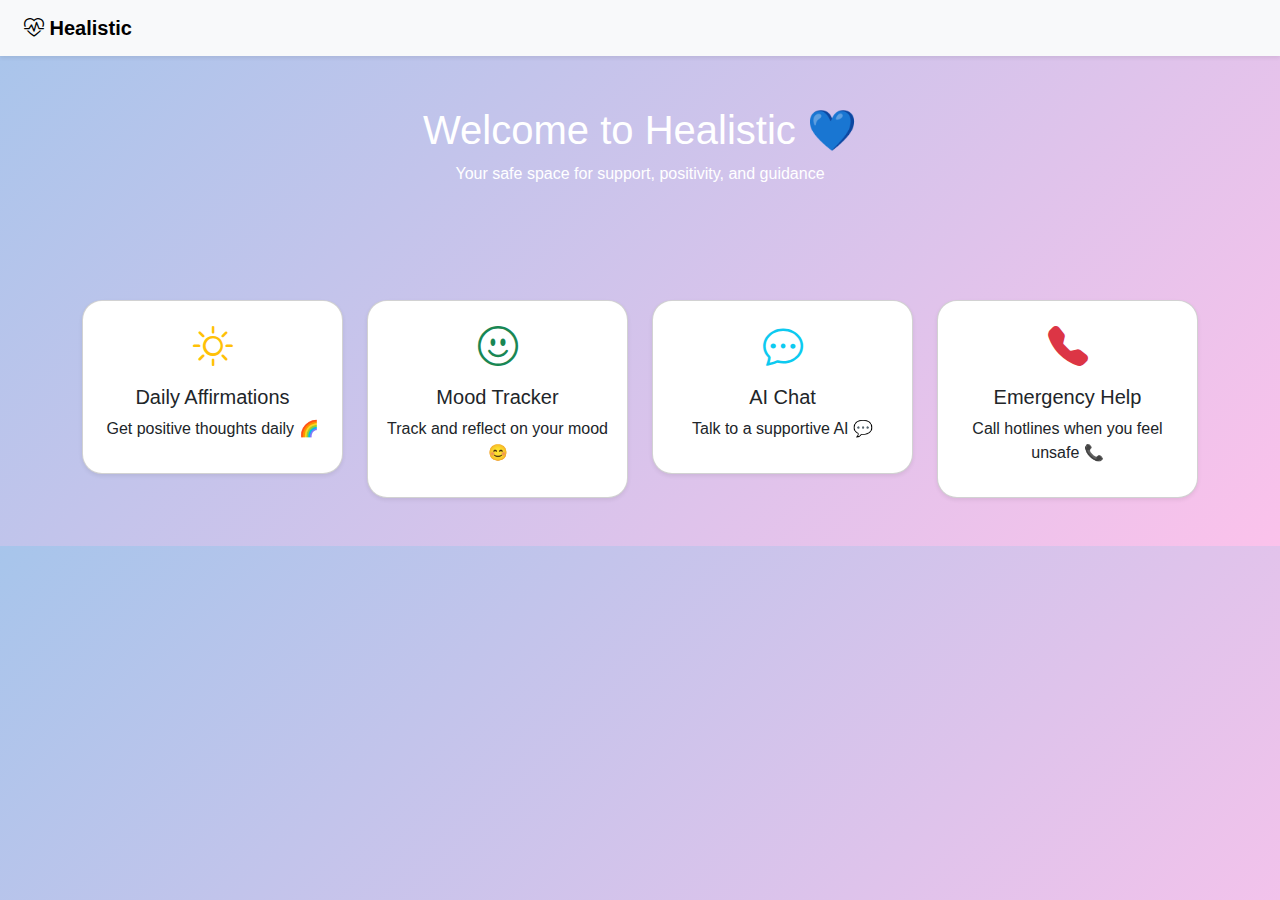
<file: index.html>
<!DOCTYPE html>
<html lang="en">
<head>
  <meta charset="UTF-8">
  <meta name="viewport" content="width=device-width, initial-scale=1.0">
  <title>MindCare - Main</title>
  <link href="https://cdn.jsdelivr.net/npm/bootstrap@5.3.2/dist/css/bootstrap.min.css" rel="stylesheet">
  <link href="https://cdn.jsdelivr.net/npm/bootstrap-icons@1.11.3/font/bootstrap-icons.css" rel="stylesheet">
  <style>
    body {
      background: linear-gradient(135deg, #a7c5eb, #fbc2eb);
      font-family: "Segoe UI", sans-serif;
    }
    .options .card {
      transition: transform 0.2s;
      border-radius: 20px;
      cursor: pointer;
    }
    .options .card:hover {
      transform: scale(1.05);
      box-shadow: 0 4px 15px rgba(0,0,0,0.2);
    }
    .hero {
      text-align: center;
      padding: 50px 20px;
      color: white;
    }
  </style>
</head>
<body>
  <!-- Navbar -->
  <nav class="navbar navbar-light bg-light shadow-sm px-4">
    <a class="navbar-brand fw-bold" href="#"><i class="bi bi-heart-pulse"></i> Healistic</a>
  </nav>

  <!-- Hero -->
  <section class="hero">
    <h1>Welcome to Healistic 💙</h1>
    <p>Your safe space for support, positivity, and guidance</p>
  </section>

  <!-- Options -->
  <div class="container my-5 options">
    <div class="row text-center g-4">
      <div class="col-md-3">
        <div class="card p-3 shadow-sm" onclick="location.href='affirmation.html'">
          <i class="bi bi-sun fs-1 text-warning"></i>
          <h5 class="mt-2">Daily Affirmations</h5>
          <p>Get positive thoughts daily 🌈</p>
        </div>
      </div>
      <div class="col-md-3">
        <div class="card p-3 shadow-sm" onclick="location.href='mood.html'">
          <i class="bi bi-emoji-smile fs-1 text-success"></i>
          <h5 class="mt-2">Mood Tracker</h5>
          <p>Track and reflect on your mood 😊</p>
        </div>
      </div>
      <div class="col-md-3">
        <div class="card p-3 shadow-sm" onclick="location.href='AI.html'">
          <i class="bi bi-chat-dots fs-1 text-info"></i>
          <h5 class="mt-2">AI Chat</h5>
          <p>Talk to a supportive AI 💬</p>
        </div>
      </div>
      <div class="col-md-3">
        <div class="card p-3 shadow-sm" onclick="location.href='emergency.html'">
          <i class="bi bi-telephone-fill fs-1 text-danger"></i>
          <h5 class="mt-2">Emergency Help</h5>
          <p>Call hotlines when you feel unsafe 📞</p>
        </div>
      </div>
    </div>
  </div>
</body>
</html>
</file>
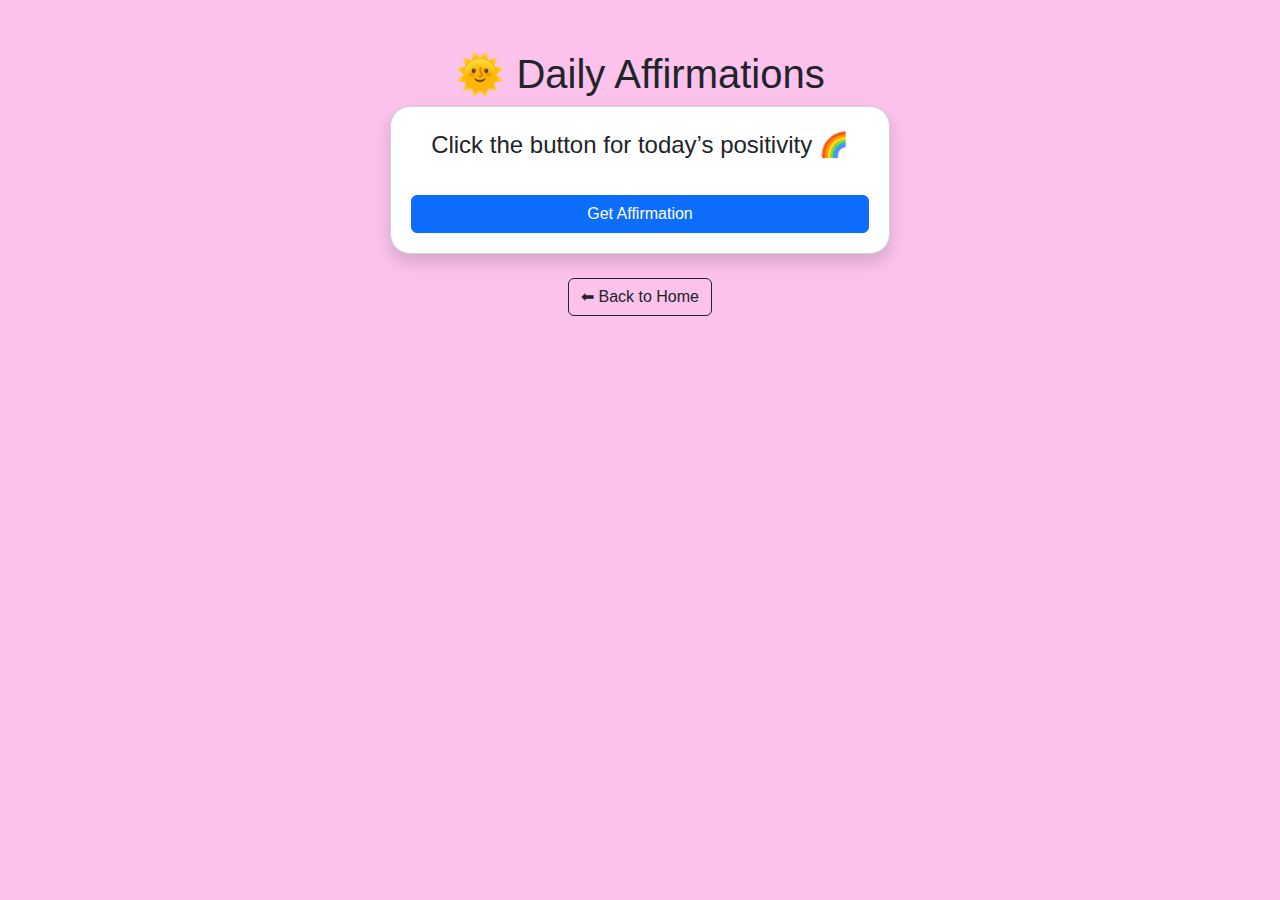
<file: affirmation.html>
<!DOCTYPE html>
<html lang="en">
<head>
  <meta charset="UTF-8">
  <meta name="viewport" content="width=device-width, initial-scale=1.0">
  <title>Daily Affirmations</title>
  <link href="https://cdn.jsdelivr.net/npm/bootstrap@5.3.2/dist/css/bootstrap.min.css" rel="stylesheet">
  <style>
    body { background: #fbc2eb; font-family: "Segoe UI", sans-serif; text-align: center; padding: 50px; }
    .card { border-radius: 20px; padding: 20px; }
  </style>
</head>
<body>
  <h1>🌞 Daily Affirmations</h1>
  <div class="card mx-auto shadow" style="max-width:500px;">
    <p id="affirmation" class="fs-4">Click the button for today’s positivity 🌈</p>
    <button class="btn btn-primary mt-3" onclick="showAffirmation()">Get Affirmation</button>
  </div>
  <br><a href="index.html" class="btn btn-outline-dark">⬅ Back to Home</a>

  <script>
    const affirmations = [
      "You are stronger than you think 💪",
      "This too shall pass 🌈",
      "Your feelings are valid ❤️",
      "One step at a time, you’re doing great 🌟"
    ];
    function showAffirmation() {
      const msg = affirmations[Math.floor(Math.random() * affirmations.length)];
      document.getElementById("affirmation").innerText = msg;
    }
  </script>
</body>
</html>
</file>
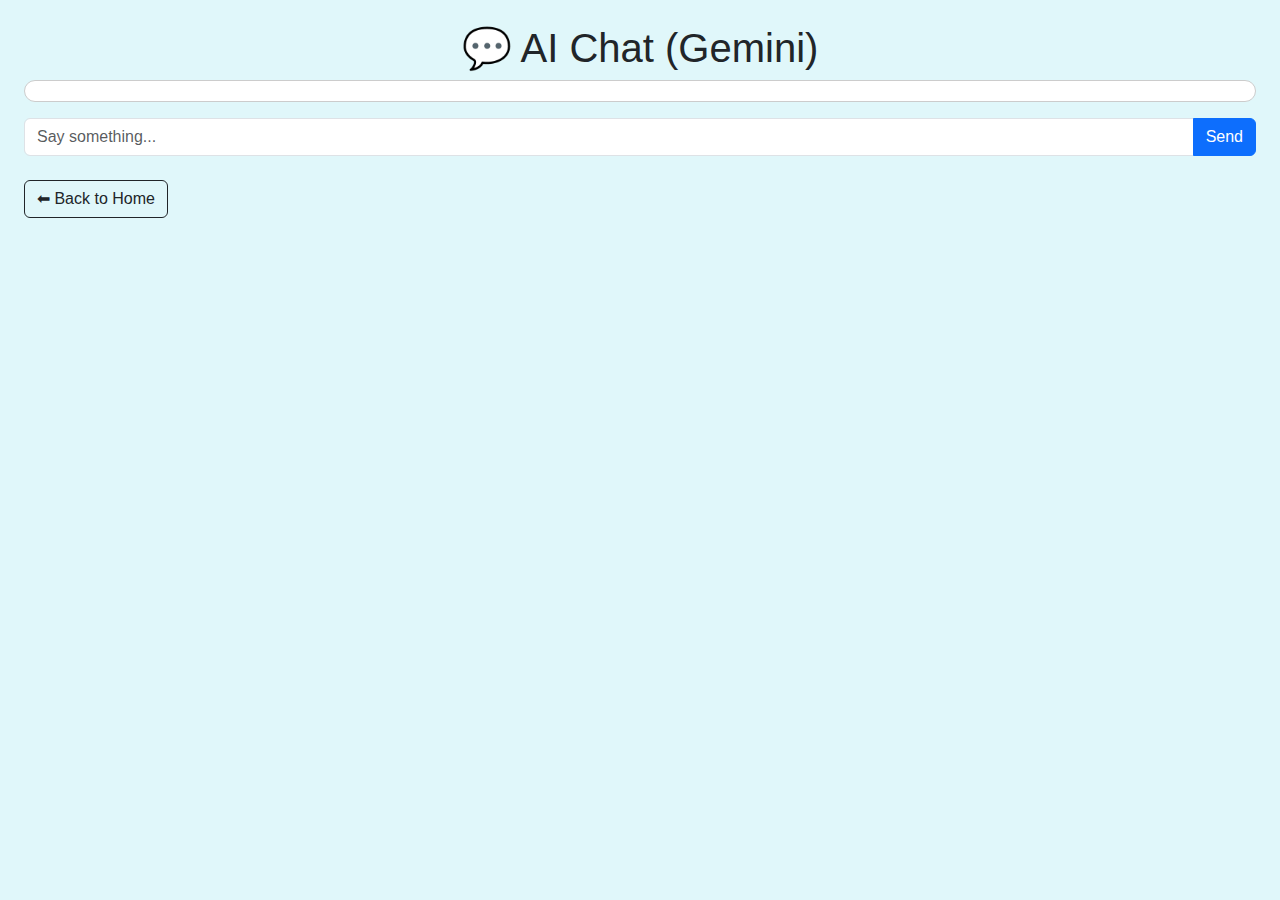
<file: AI.html>
<!DOCTYPE html>
<html lang="en">
<head>
  <meta charset="UTF-8">
  <meta name="viewport" content="width=device-width, initial-scale=1.0">
  <title>AI Chat (Gemini)</title>
  <link href="https://cdn.jsdelivr.net/npm/bootstrap@5.3.2/dist/css/bootstrap.min.css" rel="stylesheet">
  <style>
    body { background: #e0f7fa; font-family: "Segoe UI", sans-serif; }
    .chatbox { max-height: 400px; overflow-y: auto; border: 1px solid #ccc; border-radius: 15px; padding: 10px; background: white; }
    .msg { margin: 8px 0; padding: 8px 12px; border-radius: 15px; max-width: 75%; }
    .user { background: #d1e7dd; margin-left: auto; }
    .bot { background: #f8d7da; margin-right: auto; }
  </style>
</head>
<body class="p-4">
  <h1 class="text-center">💬 AI Chat (Gemini)</h1>
  <div class="chatbox mb-3" id="chatbox"></div>
  <div class="input-group">
    <input id="userInput" type="text" class="form-control" placeholder="Say something...">
    <button class="btn btn-primary" onclick="sendMessage()">Send</button>
  </div>
  <br><a href="index.html" class="btn btn-outline-dark">⬅ Back to Home</a>

  <script>
    const API_KEY = GOOGLE_API_KEY; // 🔑 Replace with your Gemini API key

    async function sendMessage() {
      const input = document.getElementById("userInput");
      const chatbox = document.getElementById("chatbox");
      if (input.value.trim() === "") return;

      // User msg
      let userMsg = document.createElement("div");
      userMsg.className = "msg user";
      userMsg.innerText = input.value;
      chatbox.appendChild(userMsg);

      // Bot reply
      let botMsg = document.createElement("div");
      botMsg.className = "msg bot";
      botMsg.innerText = "Thinking...";
      chatbox.appendChild(botMsg);

      chatbox.scrollTop = chatbox.scrollHeight;

      // Call Gemini API
      let reply = await getAIResponse(input.value);
      botMsg.innerText = reply;

      input.value = "";
      chatbox.scrollTop = chatbox.scrollHeight;
    }

    async function getAIResponse(prompt) {
      try {
        const res = await fetch("https://generativelanguage.googleapis.com/v1beta/models/gemini-pro:generateContent?key=" + API_KEY, {
          method: "POST",
          headers: { "Content-Type": "application/json" },
          body: JSON.stringify({
            contents: [{ role: "user", parts: [{ text: prompt }] }]
          })
        });

        const data = await res.json();
        if (data?.candidates?.[0]?.content?.parts?.[0]?.text) {
          return data.candidates[0].content.parts[0].text;
        } else {
          return "⚠️ No response from Gemini.";
        }
      } catch (e) {
        return "⚠️ Error: " + e.message;
      }
    }
  </script>
</body>
</html>
<!-- <!DOCTYPE html>
<html lang="en">
<head>
  <meta charset="UTF-8">
  <meta name="viewport" content="width=device-width, initial-scale=1.0">
  <title>AI Chat (Gemini)</title>
  <link href="https://cdn.jsdelivr.net/npm/bootstrap@5.3.2/dist/css/bootstrap.min.css" rel="stylesheet">
  <style>
    body { background: #e0f7fa; font-family: "Segoe UI", sans-serif; }
    .chatbox { max-height: 400px; overflow-y: auto; border: 1px solid #ccc; border-radius: 15px; padding: 10px; background: white; }
    .msg { margin: 8px 0; padding: 8px 12px; border-radius: 15px; max-width: 75%; }
    .user { background: #d1e7dd; margin-left: auto; }
    .bot { background: #f8d7da; margin-right: auto; }
  </style>
</head>
<body class="p-4">
  <h1 class="text-center">💬 AI Chat (Gemini)</h1>
  <div class="chatbox mb-3" id="chatbox"></div>
  <div class="input-group">
    <input id="userInput" type="text" class="form-control" placeholder="Say something...">
    <button class="btn btn-primary" onclick="sendMessage()">Send</button>
  </div>
  <br><a href="index.html" class="btn btn-outline-dark">⬅ Back to Home</a>

  <script>
    const API_KEY = "YOUR_API_KEY"; // Replace with your Gemini API key

    async function sendMessage() {
      const input = document.getElementById("userInput");
      const chatbox = document.getElementById("chatbox");
      if (input.value.trim() === "") return;

      // User message
      let userMsg = document.createElement("div");
      userMsg.className = "msg user";
      userMsg.innerText = input.value;
      chatbox.appendChild(userMsg);

      // Bot placeholder
      let botMsg = document.createElement("div");
      botMsg.className = "msg bot";
      botMsg.innerText = "Thinking...";
      chatbox.appendChild(botMsg);

      chatbox.scrollTop = chatbox.scrollHeight;

      // Call Gemini API
      let reply = await getAIResponse(input.value);
      botMsg.innerText = reply;

      input.value = "";
      chatbox.scrollTop = chatbox.scrollHeight;
    }


  </script>
</body>
</html> -->
<!-- <!DOCTYPE html>
<html lang="en">
<head>
  <meta charset="UTF-8">
  <meta name="viewport" content="width=device-width, initial-scale=1.0">
  <title>AI Chat (Gemini)</title>
  <link href="https://cdn.jsdelivr.net/npm/bootstrap@5.3.2/dist/css/bootstrap.min.css" rel="stylesheet">
  <style>
    body { background: #e0f7fa; font-family: "Segoe UI", sans-serif; }
    .chatbox { max-height: 400px; overflow-y: auto; border: 1px solid #ccc; border-radius: 15px; padding: 10px; background: white; }
    .msg { margin: 8px 0; padding: 8px 12px; border-radius: 15px; max-width: 75%; }
    .user { background: #d1e7dd; margin-left: auto; }
    .bot { background: #f8d7da; margin-right: auto; }
  </style>
</head>
<body class="p-4">
  <h1 class="text-center">💬 AI Chat (Gemini)</h1>
  <div class="chatbox mb-3" id="chatbox"></div>
  <div class="input-group">
    <input id="userInput" type="text" class="form-control" placeholder="Say something...">
    <button class="btn btn-primary" onclick="sendMessage()">Send</button>
  </div>
  <br><a href="index.html" class="btn btn-outline-dark">⬅ Back to Home</a>

  <script>
    const API_KEY = "YOUR_API_KEY"; // Replace with your Gemini API key

    async function sendMessage() {
      const input = document.getElementById("userInput");
      const chatbox = document.getElementById("chatbox");
      if (input.value.trim() === "") return;

      // User message
      let userMsg = document.createElement("div");
      userMsg.className = "msg user";
      userMsg.innerText = input.value;
      chatbox.appendChild(userMsg);

      // Bot placeholder
      let botMsg = document.createElement("div");
      botMsg.className = "msg bot";
      botMsg.innerText = "Thinking...";
      chatbox.appendChild(botMsg);

      chatbox.scrollTop = chatbox.scrollHeight;

      // Call Gemini API
      let reply = await getAIResponse(input.value);
      botMsg.innerText = reply;

      input.value = "";
      chatbox.scrollTop = chatbox.scrollHeight;
    }

    async function getAIResponse(prompt) {
      try {
        const res = await fetch(
          "https://generativelanguage.googleapis.com/v1beta/models/gemini-pro:generateContent?key=" + API_KEY,
          {
            method: "POST",
            headers: { "Content-Type": "application/json" },
            body: JSON.stringify({
              contents: [{ role: "user", parts: [{ text: prompt }] }]
            })
          }
        );

        const data = await res.json();
        
        if (data?.candidates?.[0]?.content?.parts?.[0]?.text) {
          return data.candidates[0].content.parts[0].text;
        } else {
          console.error("Unexpected API response:", data);
          return "⚠️ No valid response from Gemini. Check the console for details.";
        }
      } catch (e) {
        console.error("API Error:", e);
        return "⚠️ Error: " + e.message;
      }
    }
  </script>
</body>
</html>
     -->
</file>
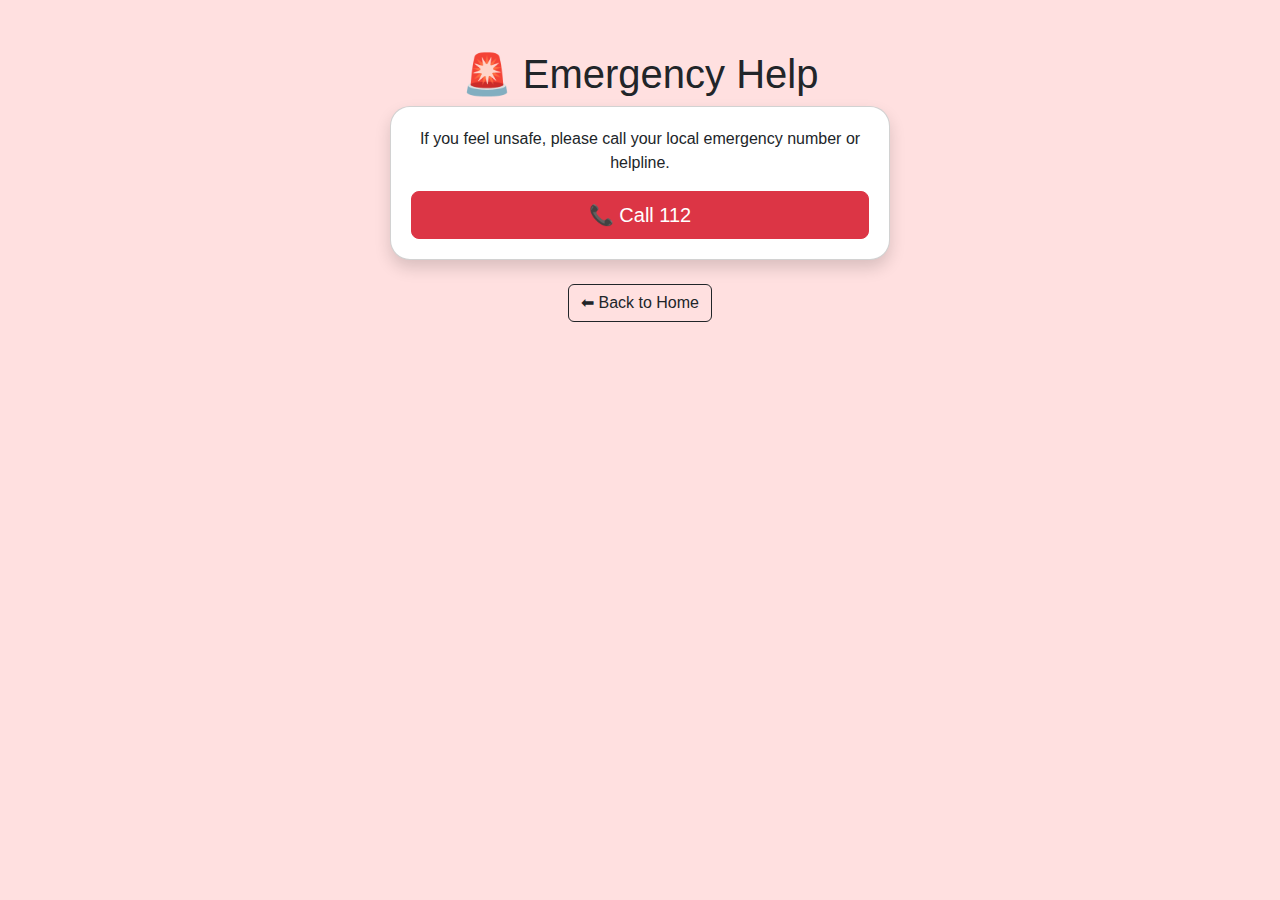
<file: emergency.html>
<!DOCTYPE html>
<html lang="en">
<head>
  <meta charset="UTF-8">
  <meta name="viewport" content="width=device-width, initial-scale=1.0">
  <title>Emergency Help</title>
  <link href="https://cdn.jsdelivr.net/npm/bootstrap@5.3.2/dist/css/bootstrap.min.css" rel="stylesheet">
  <style>
    body { background: #ffe0e0; font-family: "Segoe UI", sans-serif; text-align: center; padding: 50px; }
    .card { border-radius: 20px; padding: 20px; }
  </style>
</head>
<body>
  <h1>🚨 Emergency Help</h1>
  <div class="card mx-auto shadow" style="max-width:500px;">
    <p>If you feel unsafe, please call your local emergency number or helpline.</p>
    <a href="tel:112" class="btn btn-danger btn-lg">📞 Call 112</a>
  </div>
  <br><a href="index.html" class="btn btn-outline-dark">⬅ Back to Home</a>
</body>
</html>
</file>
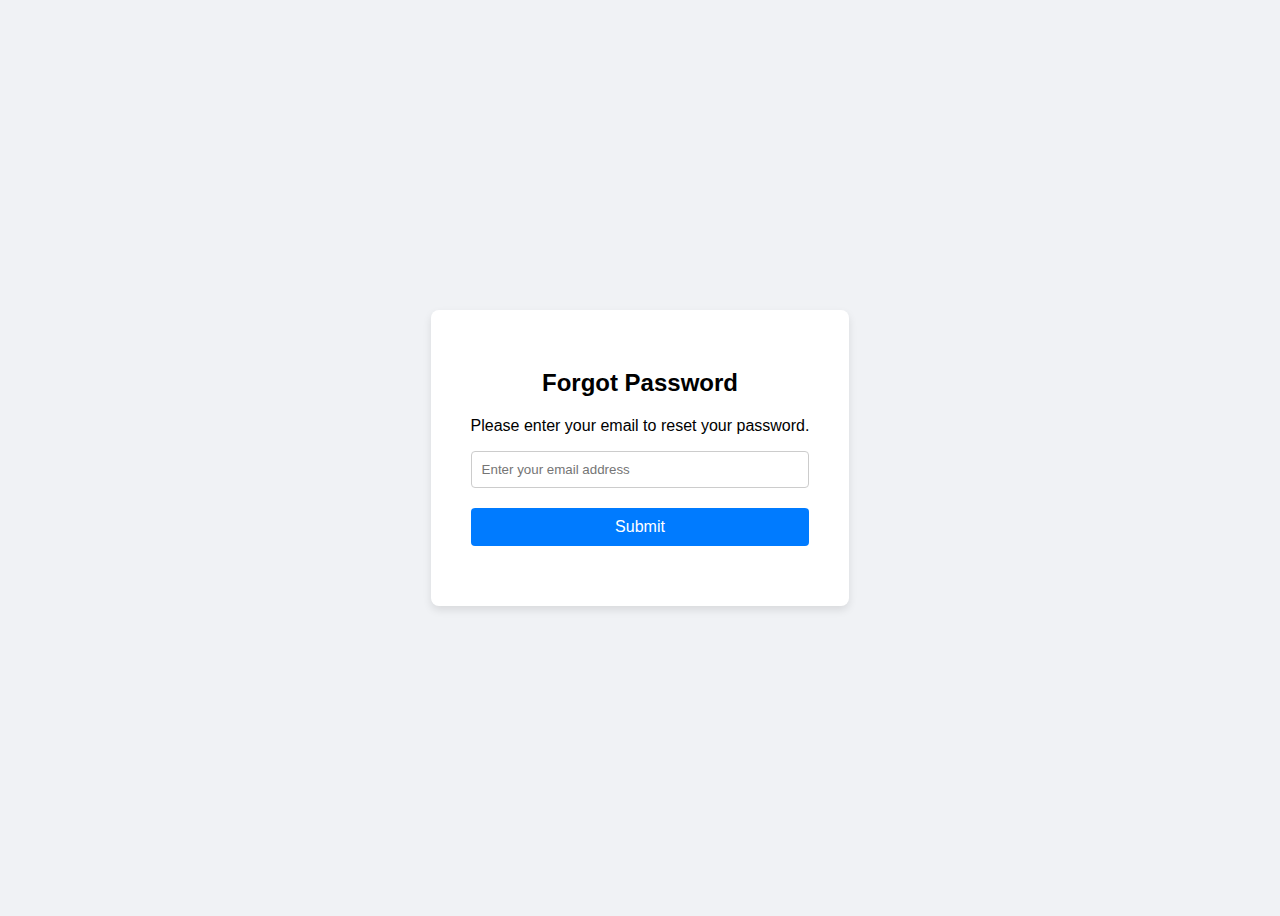
<file: h1.html>
<!DOCTYPE html>
<html>
<head>
    <title>Forgot Password</title>
    <link rel="stylesheet" href="styles.css">
</head>
<body>
    <div class="container">
        <h2>Forgot Password</h2>
        <p>Please enter your email to reset your password.</p>
        <input type="email" id="email" placeholder="Enter your email address" required>
        <button id="submit-btn">Submit</button>
        <p id="message"></p>
    </div>
    <script src="script.js"></script>
</body>
</html>
</file>
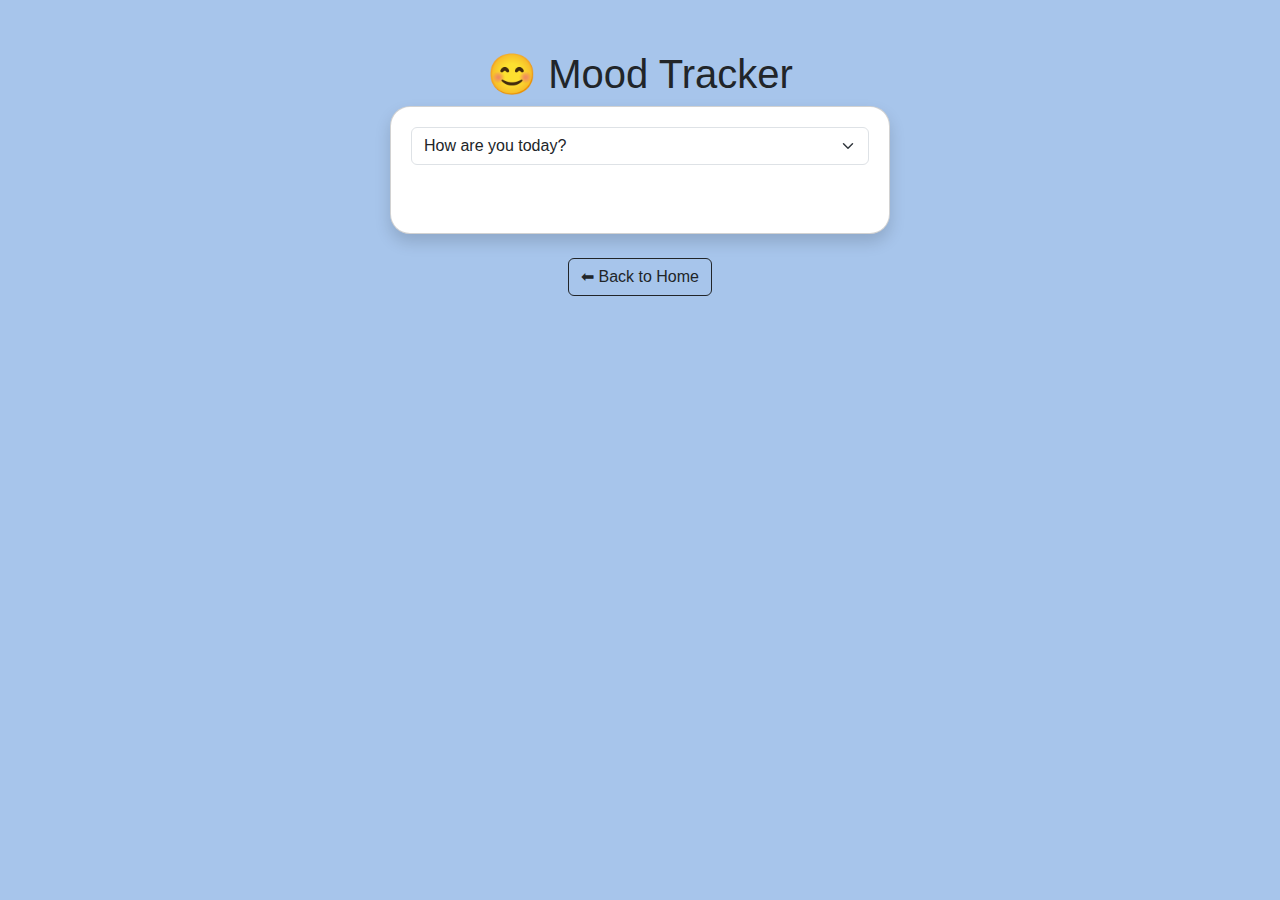
<file: mood.html>
<!DOCTYPE html>
<html lang="en">
<head>
  <meta charset="UTF-8">
  <meta name="viewport" content="width=device-width, initial-scale=1.0">
  <title>Mood Tracker</title>
  <link href="https://cdn.jsdelivr.net/npm/bootstrap@5.3.2/dist/css/bootstrap.min.css" rel="stylesheet">
  <style>
    body { background: #a7c5eb; font-family: "Segoe UI", sans-serif; text-align: center; padding: 50px; }
    .card { border-radius: 20px; padding: 20px; }
  </style>
</head>
<body>
  <h1>😊 Mood Tracker</h1>
  <div class="card mx-auto shadow" style="max-width:500px;">
    <select class="form-select" onchange="trackMood(this.value)">
      <option value="">How are you today?</option>
      <option>😊 Happy</option>
      <option>😐 Neutral</option>
      <option>😔 Sad</option>
      <option>😟 Anxious</option>
    </select>
    <p id="mood-output" class="mt-3 text-muted"></p>
    <div id="mood-response" class="mt-3"></div>
  </div>
  <br><a href="index.html" class="btn btn-outline-dark">⬅ Back to Home</a>

  <script>
    function trackMood(mood) {
      const output = document.getElementById("mood-output");
      const responseDiv = document.getElementById("mood-response");

      if (mood) {
        output.innerText = "Mood saved: " + mood;
        localStorage.setItem("todayMood", mood);
        showMoodResponse(mood, responseDiv);
      } else {
        output.innerText = "";
        responseDiv.innerHTML = "";
      }
    }

    function showMoodResponse(mood, responseDiv) {
      let message = "";
      switch(mood) {
        case "😊 Happy":
          message = "<p>Keep that amazing energy going! Happiness is a beautiful thing. Share a smile with someone today and spread the joy! 😊</p>";
          break;
        case "😐 Neutral":
          message = "<p>It's okay to feel neutral. Every day is a new beginning, and you can make this one great. Maybe try something new to spark some excitement. 💡</p>";
          break;
        case "😔 Sad":
          message = "<p>It's okay to not be okay. Remember that tough times don't last, but tough people do. Take a moment to breathe and be kind to yourself. You've got this. ❤️</p>";
          break;
        case "😟 Anxious":
          message = "<p>Feeling anxious is tough, but you're strong enough to handle it. Take a deep breath and focus on one thing at a time. This feeling will pass. Remember to breathe. 🌬️</p>";
          break;
        default:
          message = "";
      }
      responseDiv.innerHTML = message;
    }

    window.onload = () => {
      const saved = localStorage.getItem("todayMood");
      if (saved) {
        const output = document.getElementById("mood-output");
        const responseDiv = document.getElementById("mood-response");
        output.innerText = "Last saved mood: " + saved;
        showMoodResponse(saved, responseDiv);
      }
    }
  </script>
</body>
</html>
</file>
<file: styles.css>
body {
            font-family: Arial, sans-serif;
            display: flex;
            justify-content: center;
            align-items: center;
            height: 100vh;
            background-color: #f0f2f5;
        }
        .container {
            background-color: #fff;
            padding: 40px;
            border-radius: 8px;
            box-shadow: 0 4px 8px rgba(0, 0, 0, 0.1);
            text-align: center;
        }
        h2 {
            margin-bottom: 20px;
        }
        input[type="email"] {
            width: 100%;
            padding: 10px;
            margin-bottom: 20px;
            border: 1px solid #ccc;
            border-radius: 4px;
            box-sizing: border-box;
        }
        button {
            width: 100%;
            padding: 10px;
            background-color: #007bff;
            color: white;
            border: none;
            border-radius: 4px;
            cursor: pointer;
            font-size: 16px;
        }
        button:hover {
            background-color: #0056b3;
        }
        #message {
            margin-top: 20px;
            font-weight: bold;
        }
</file>
